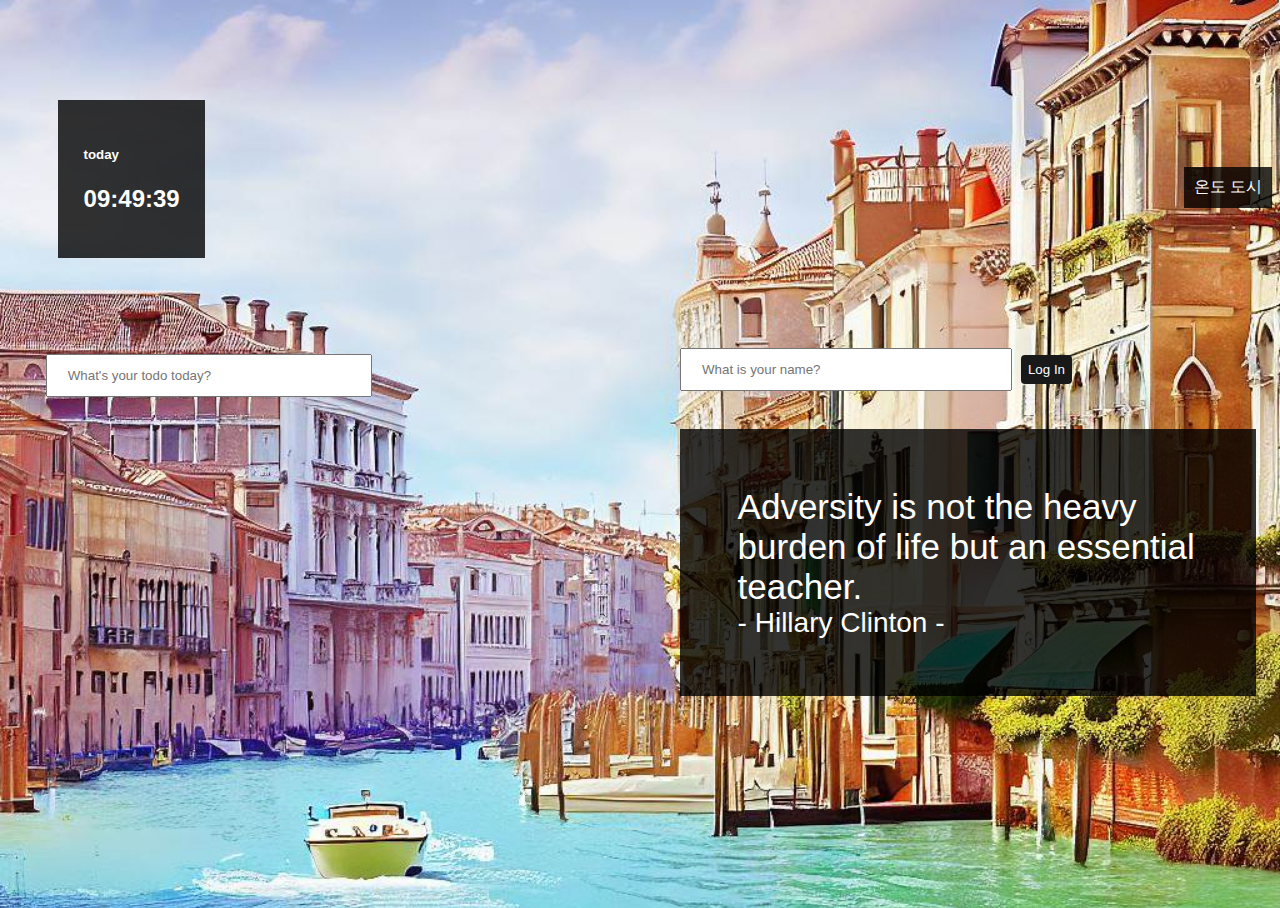
<file: index.html>
<!DOCTYPE html>
<html>

<head>
  <meta charset="utf-8">
  <meta name="viewport" content="width=device-width">
  <title>chrome-app</title>
  <link href="style.css" rel="stylesheet" type="text/css" />
</head>

<body >
  <!-- time & location -->
  <div class="container timeWeather">
      <div id="time">
        <h5 id="today">today</h5>
        <h2 id="clock">00:00</h2>
      </div>
      <div id="weather">
        <span>온도</span>
        <span>도시</span>
      </div>  
  </div>

  <!-- login & quote & todo -->
  <div class="container todoQuote">
    <!-- todo -->
    <div id="todo">
      <form id="todo-form">
        <input type="text" placeholder="What's your todo today?">
      </form>
      <div id="todo-bg"><ui id="todo-list"></ui></div>
    </div>
    <!-- login & quote -->
    <div id="loginQuote">
      <!-- login -->
      <form class="login-form hidden">
        <input required maxlength="20" type="text" placeholder="What is your name?">
        <button>Log In</button>
      </form>    
      <h1 id="greeting" class="hidden"></h1>
      <!-- quote -->
      <div id="quote">
        <span></span>
        <span></span>
      </div>
    </div>
  </div>


  <script src="js/background.js"></script>
  <script src="js/clock.js"></script>
  <script src="js/weather.js"></script>
  <script src="js/greetings.js"></script>
  <script src="js/quotes.js"></script>
  <script src="js/todo.js"></script>
  


</body>

</html>
</file>
<file: style.css>
html {
  height: 100%;
  width: 100%;
}

body {
  color:rgb(255, 255, 255);
  height: 100vh;
  width: 100%;
  /* display: flex; */
  justify-content: center;
  align-items: center;
  font-family: -apple-system, BlinkMacSystemFont, "Segoe UI", Roboto, Oxygen,
    Ubuntu, Cantarell, "Open Sans", "Helvetica Neue", sans-serif;
}

h1 {
  transition: color 1s ease-in-out;
}

.timeWeather{
  position: relative;
  display:grid;
  /* grid-auto-flow:column; */
  grid-template-columns: repeat(auto-fit, minmax(300px, 1fr));
  margin:0 auto;
  height: 300px;
  /* background: lightgray; */
}
#time{
  padding: 2%;
  background:rgb(0, 0, 0, 0.8);
  position: absolute;
  left: 50px;
  bottom: 50px;
}
#weather{
  position: absolute;
  background:rgb(0, 0, 0, 0.8);
  right: 16px;
  bottom: 100px;
  padding: 10px;
}

.todoQuote{
  display:grid;
  grid-template-columns: repeat(auto-fit, minmax(300px, 1fr));
  height:600px;
  margin: 0 auto;
}
#todo{
  /* background:black; */
  padding: 5%;
}
#todo-form{
  margin:1%;
}
#todo-list{
  line-height: 2rem;
  font-size: 1.3rem;
  font-weight: 700;
  text-decoration: underline;
}

#todo-bg{
  /* background-color:rgb(0, 0, 0, 0.8); */
  padding: 5%;
}
#loginQuote{
  /* background:grey; */
  font-size:25px;
  padding: 5%;
}
#quote{
  margin-top: 30px;
  display:grid;
  grid-auto-flow:row;
  background:rgb(0, 0, 0, 0.8);
  font-size:35px;
  padding: 10%;
}
#quote span:nth-child(2){
  font-size:28px;
}

input[type=text], select{
  width : 50%;
  padding: 12px 20px;
  margin: 8px 0px;
  display: inline-block;
}

button {
  background-color: #191919;
  color: white;
  padding: 7px 7px;
  margin: 2px 2px;
  border: none;
  border-radius: 4px;
  cursor: pointer;
}

.active {
  color: tomato;
}

.hidden {
  display: none;
}
</file>
